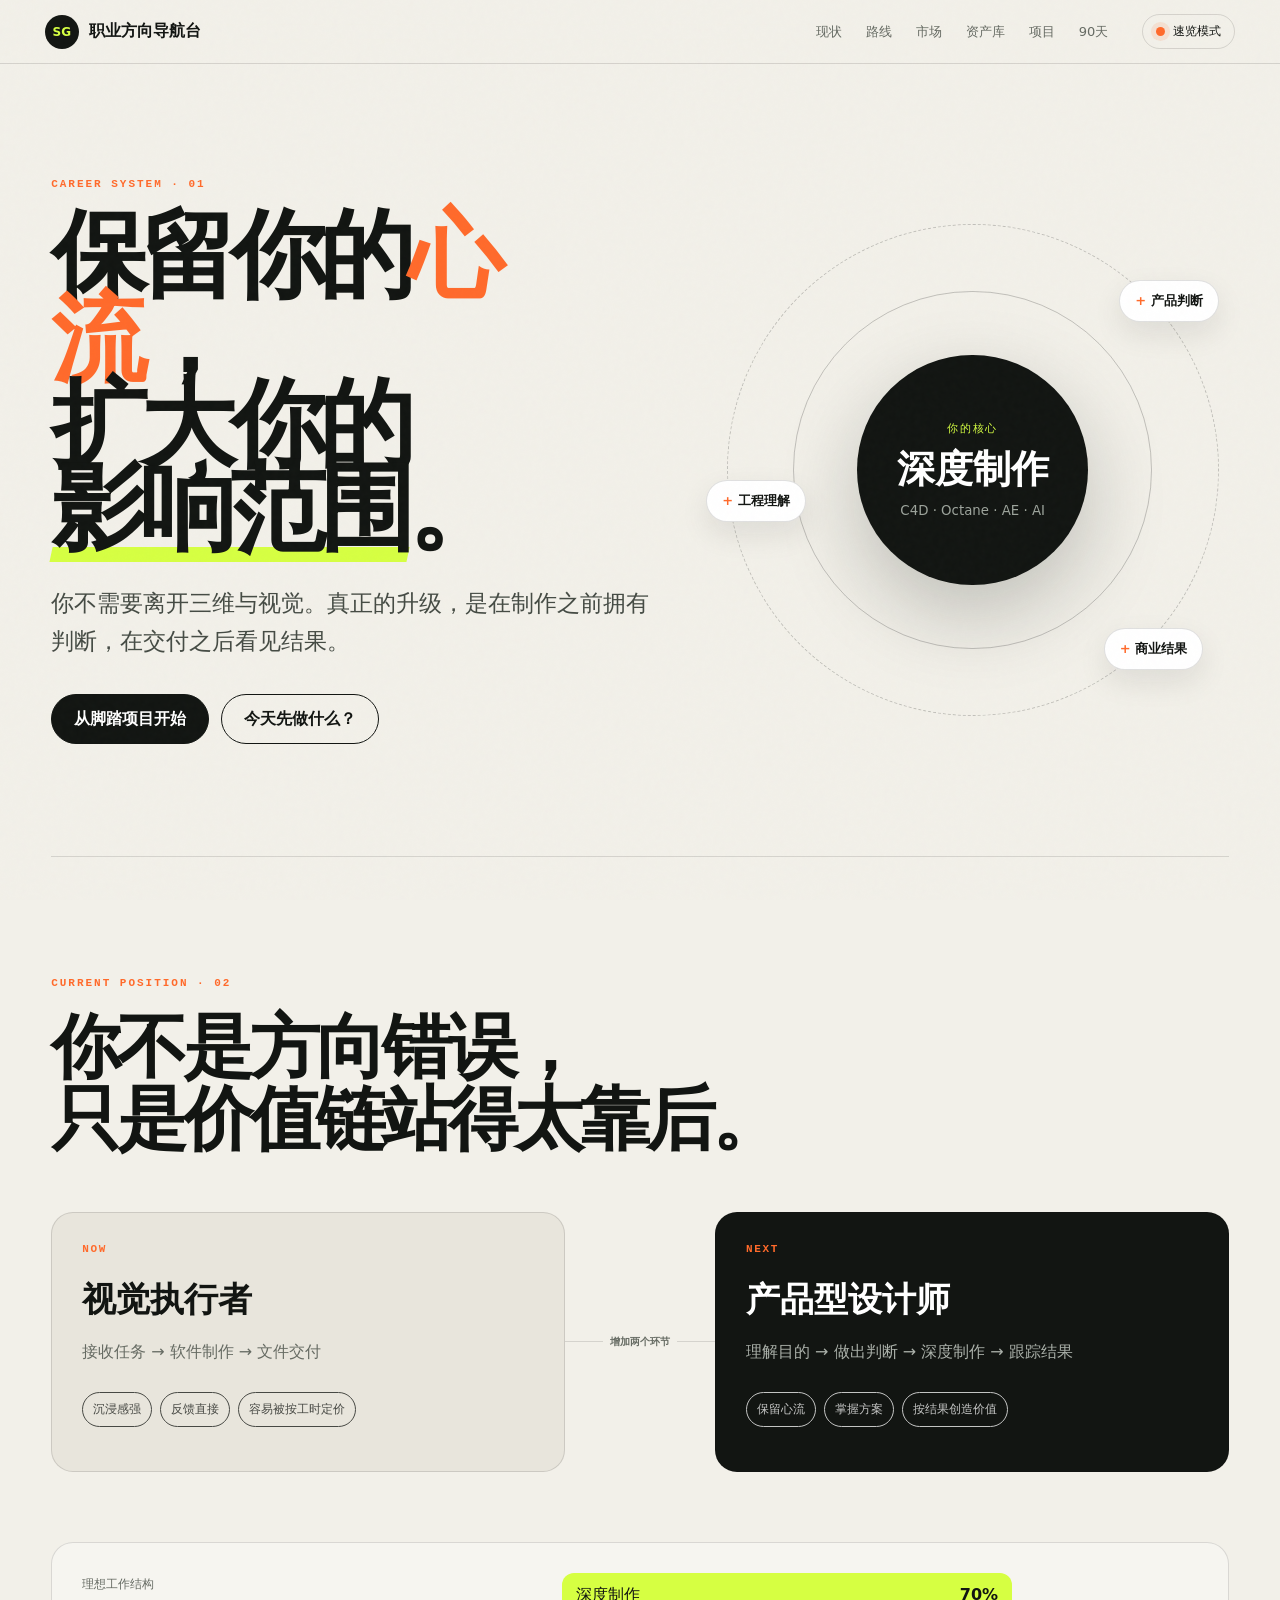
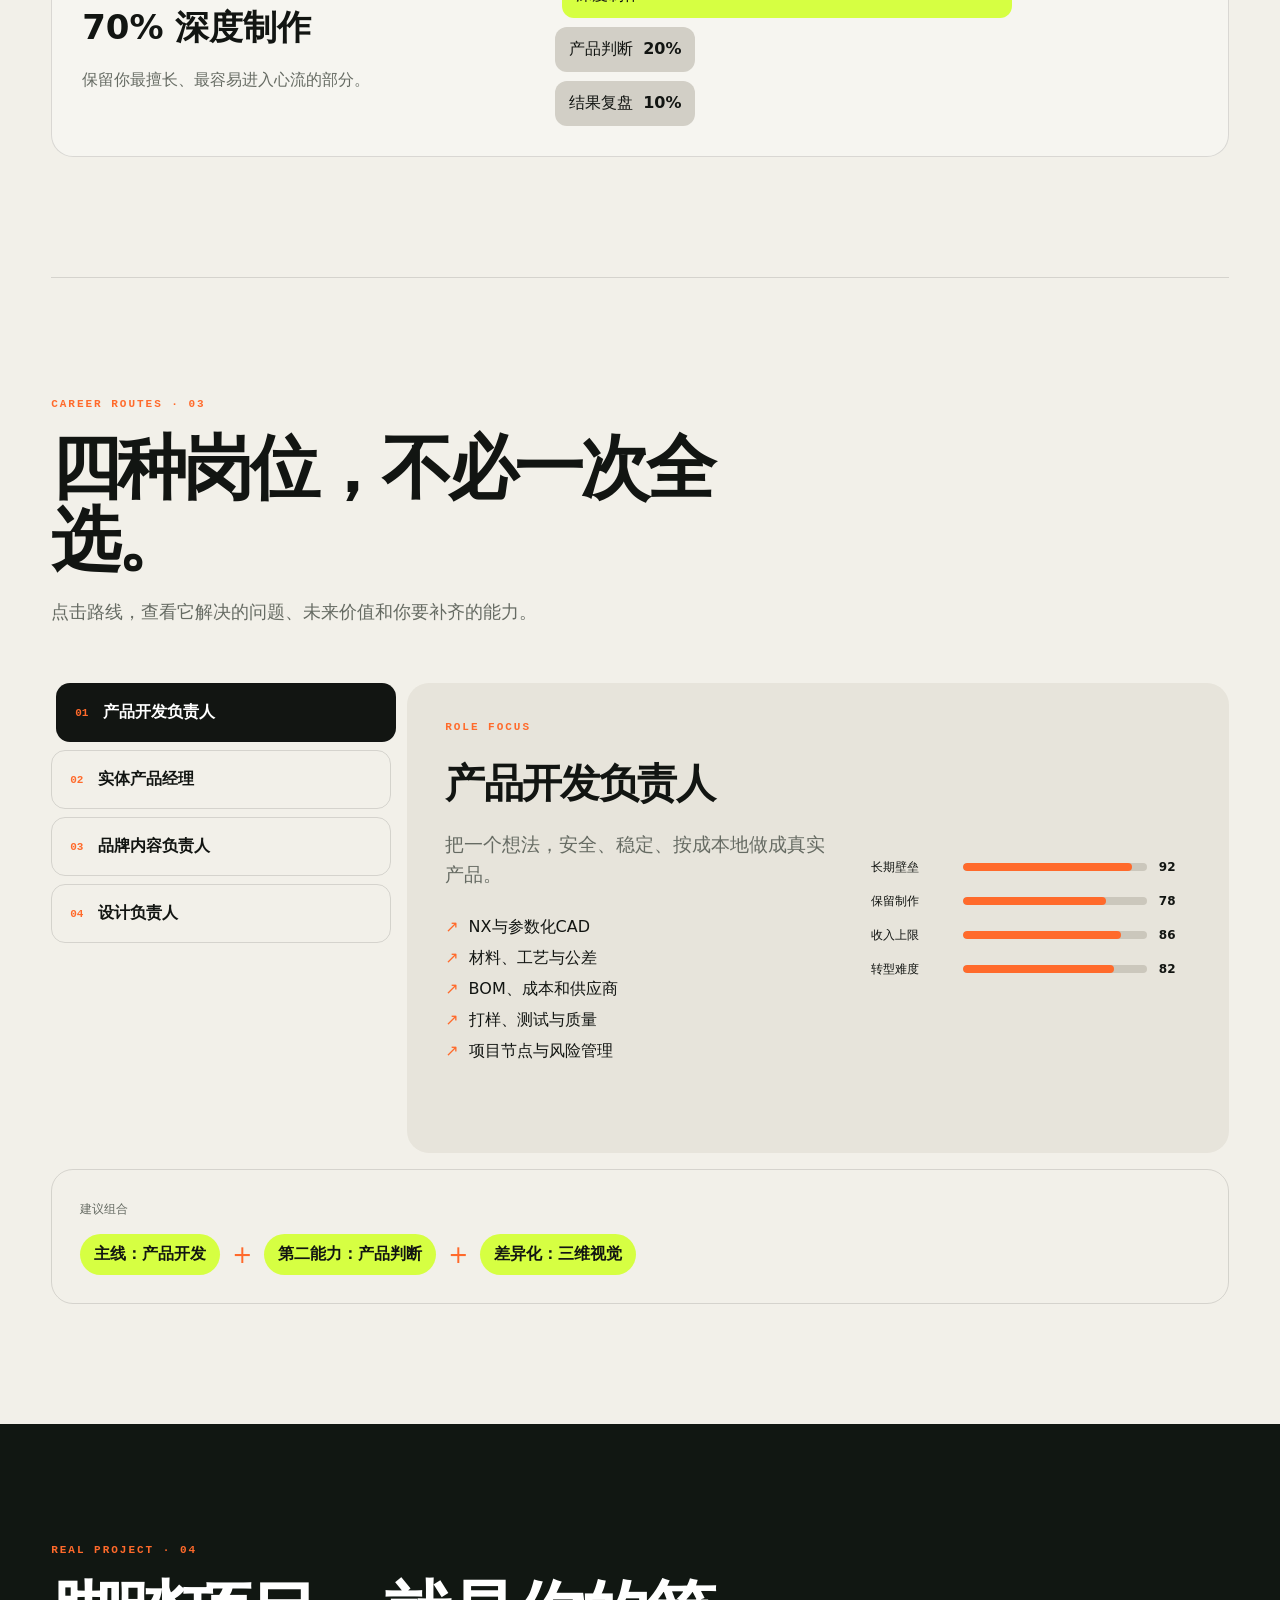
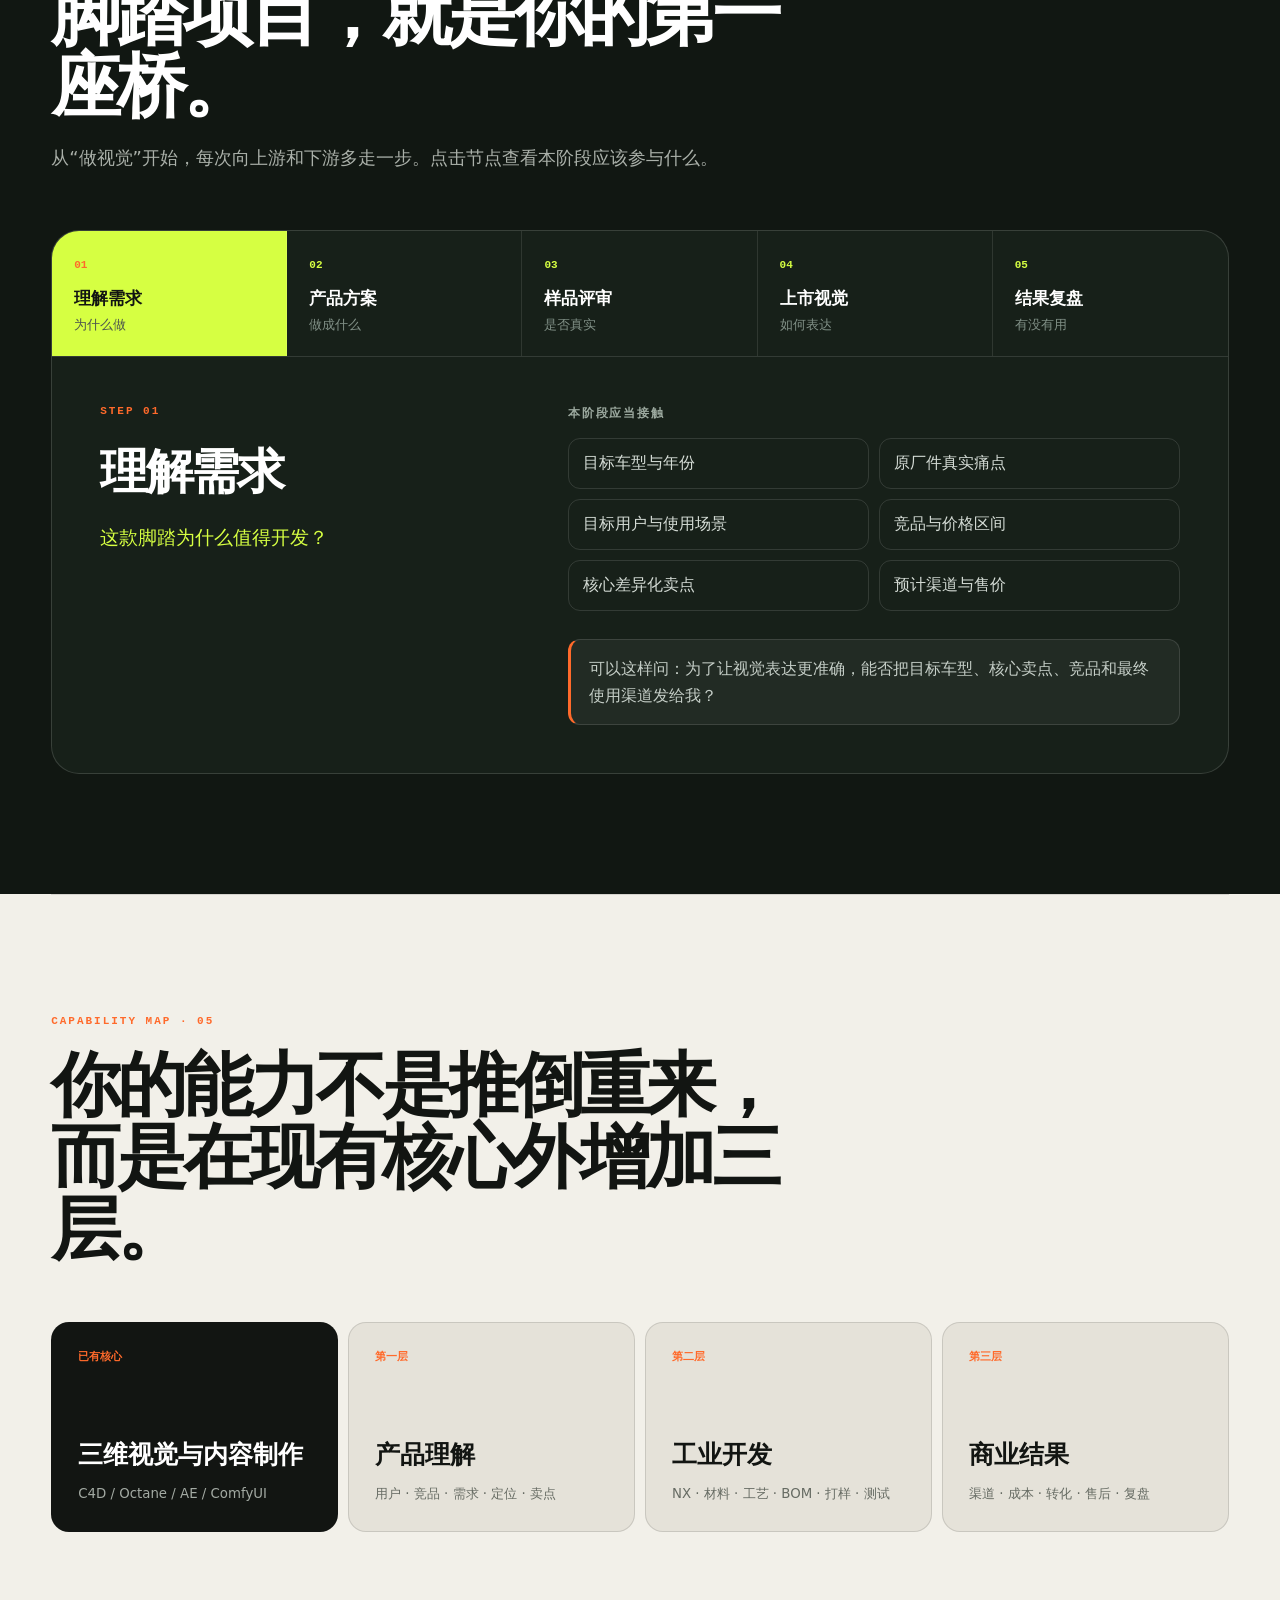
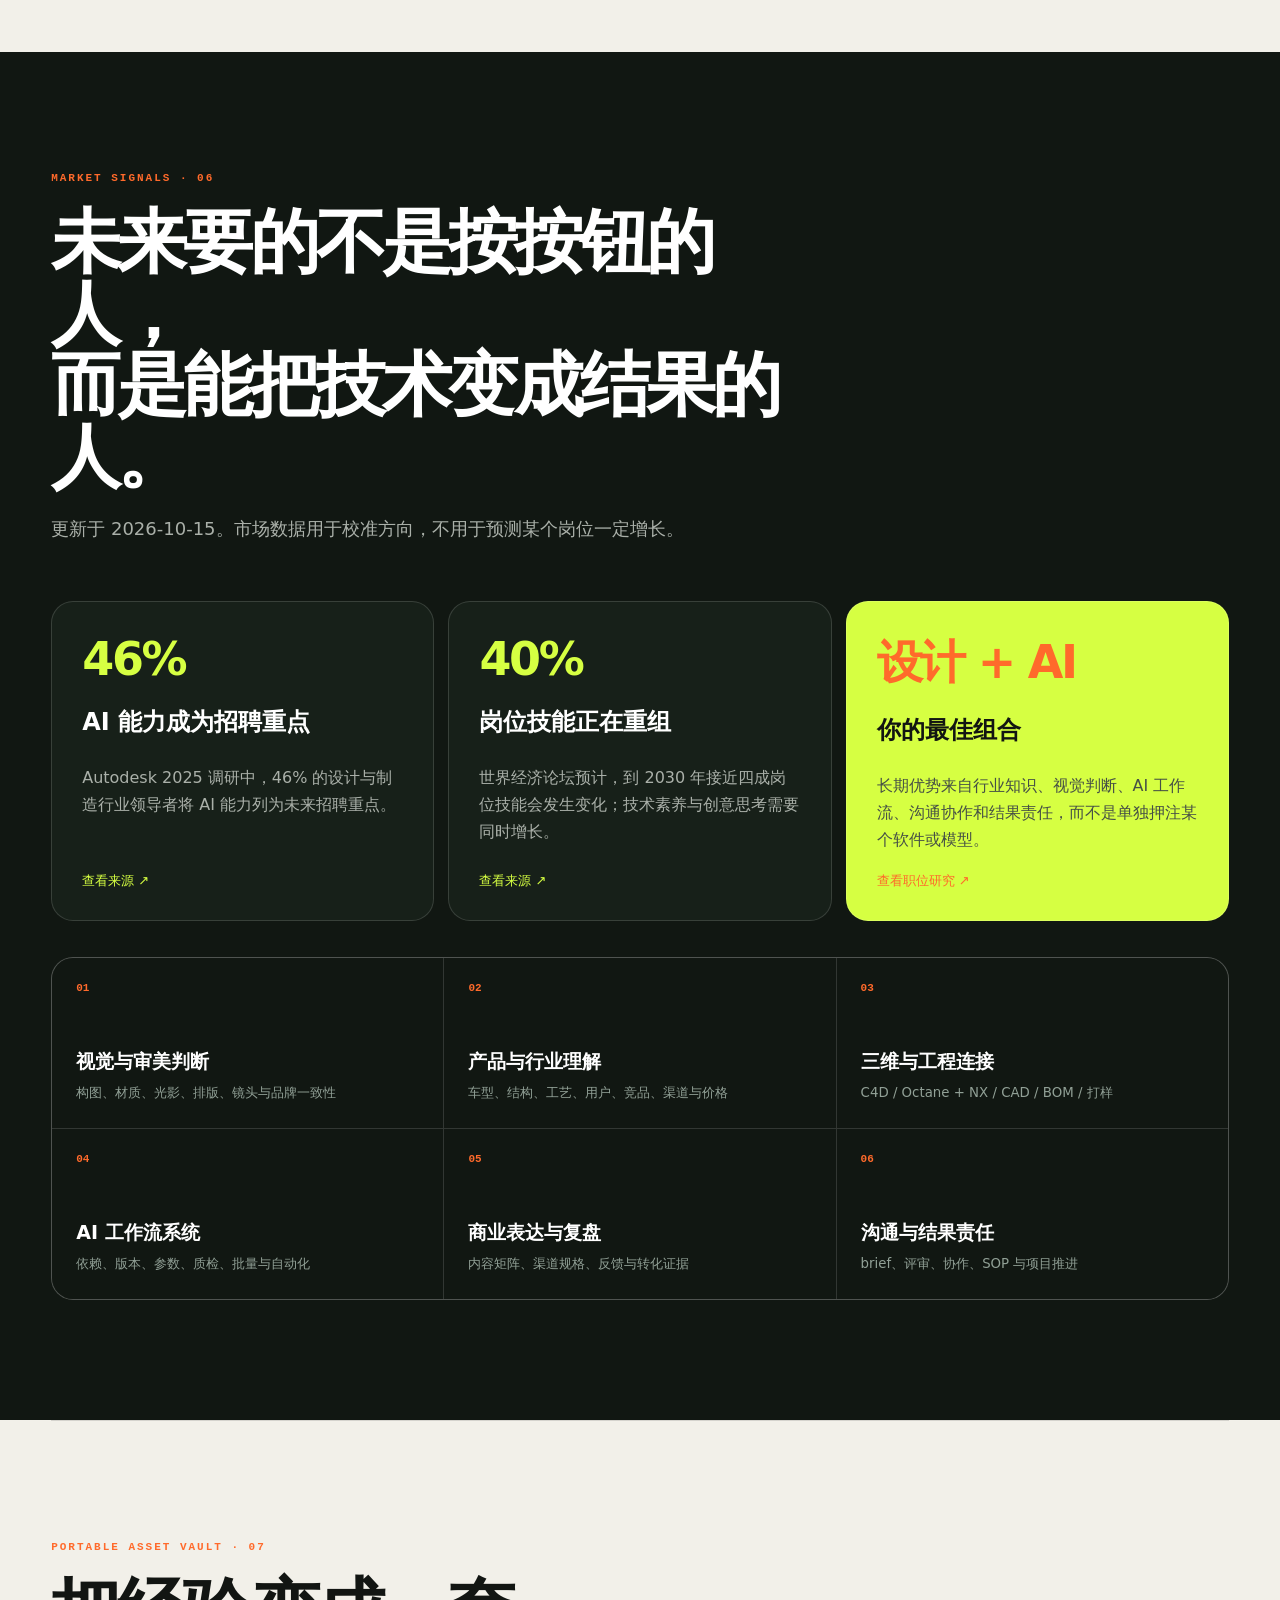
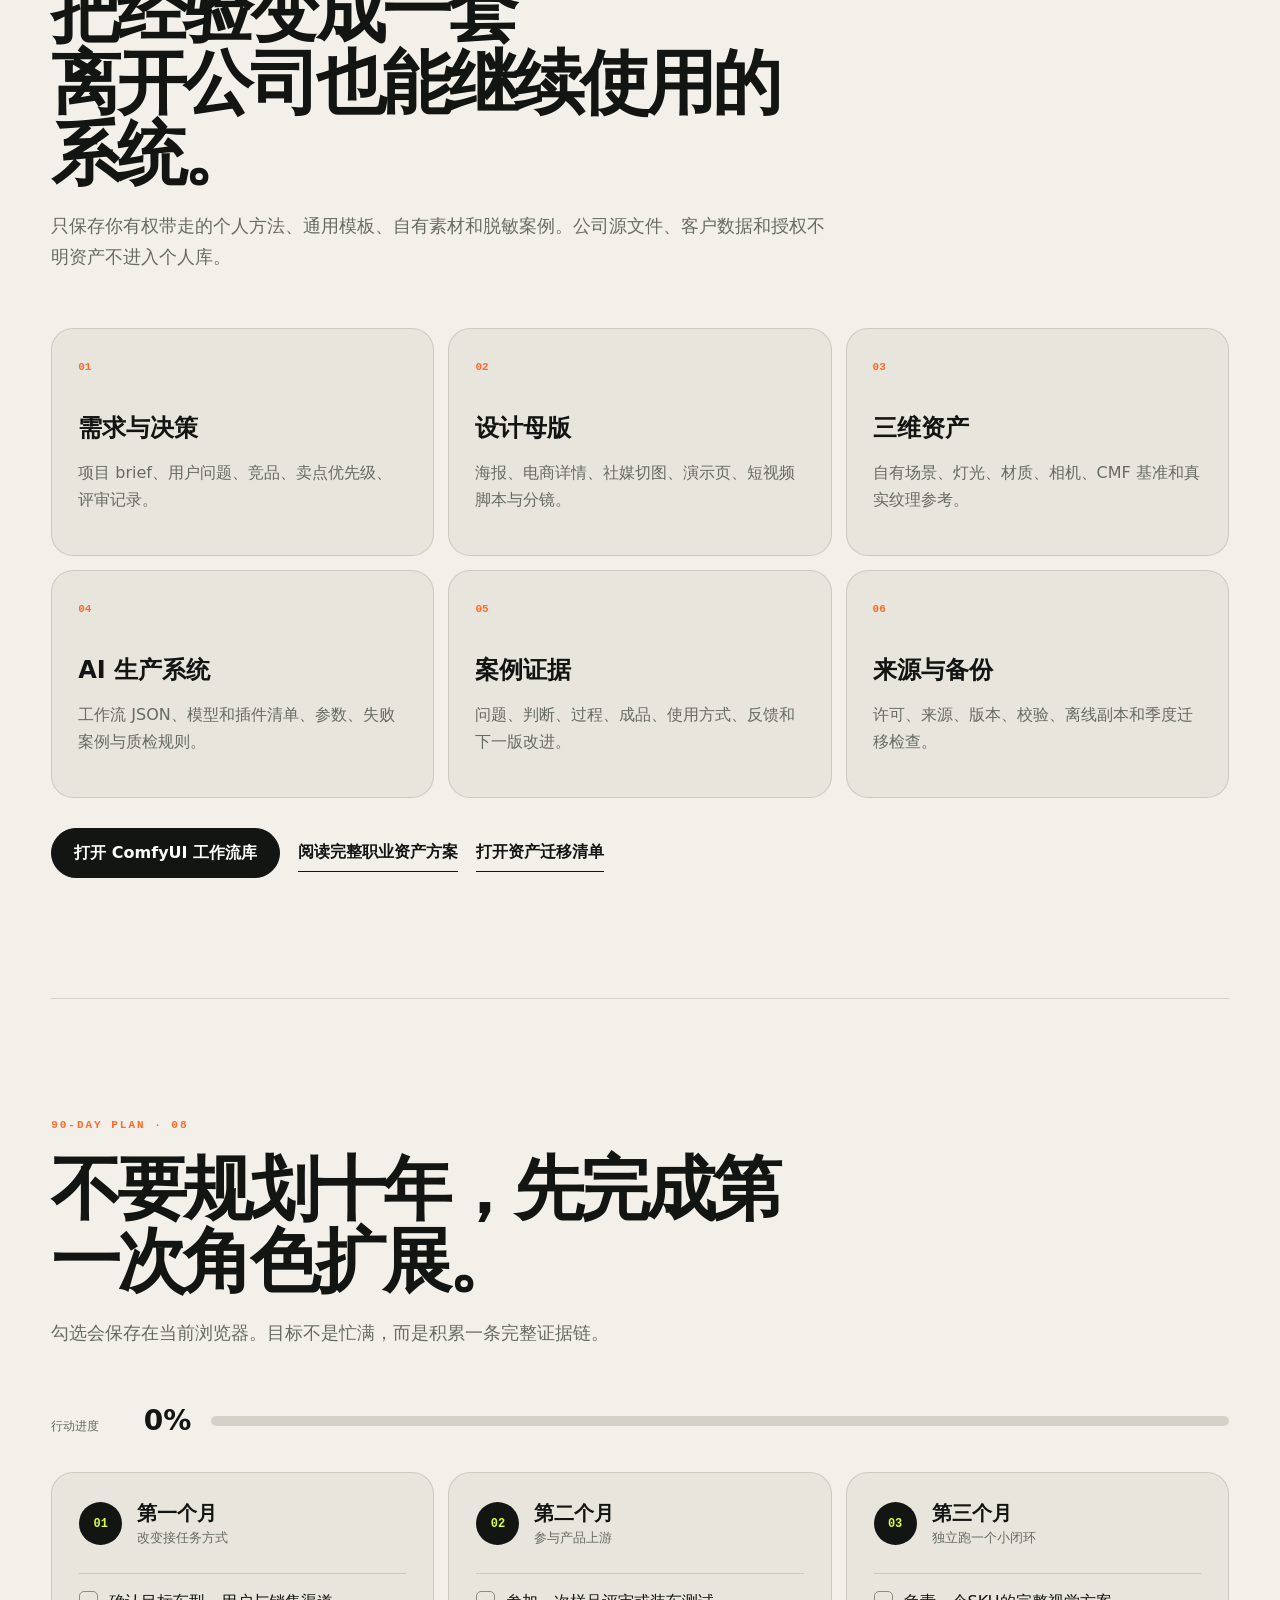
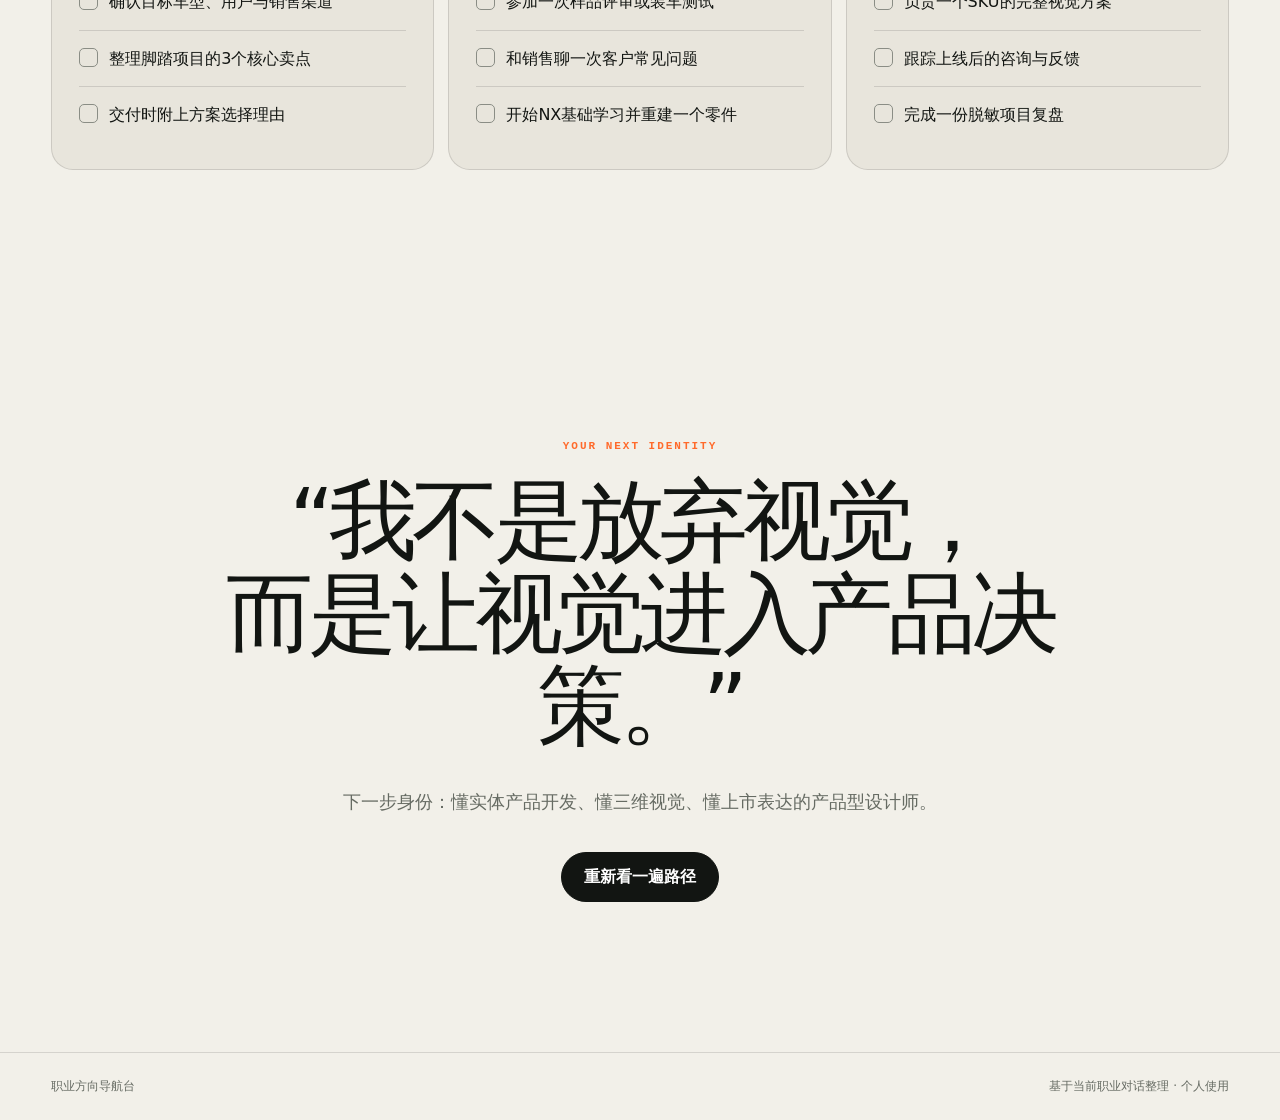
<file: index.html>
<!doctype html>
<html lang="zh-CN">
<head>
  <meta charset="utf-8" />
  <meta name="viewport" content="width=device-width, initial-scale=1" />
  <meta name="description" content="面向摩托车产品视觉设计师的职业方向导航台：保留心流，逐步获得产品判断与结果责任。" />
  <title>职业方向导航台</title>
  <link rel="stylesheet" href="styles.css?v=20261015-2" />
</head>
<body>
  <div class="noise" aria-hidden="true"></div>
  <header class="topbar">
    <a class="brand" href="#top" aria-label="返回顶部"><span class="brand-mark">SG</span><span>职业方向导航台</span></a>
    <nav aria-label="页面导航"><a href="#position">现状</a><a href="#routes">路线</a><a href="#market">市场</a><a href="#assets">资产库</a><a href="#project">项目</a><a href="#plan">90天</a></nav>
    <button id="depthToggle" class="toggle" type="button" aria-pressed="false"><span class="toggle-dot"></span><span id="depthLabel">速览模式</span></button>
  </header>

  <main id="top">
    <section class="hero section-shell">
      <div class="hero-copy reveal">
        <p class="eyebrow">CAREER SYSTEM · 01</p>
        <h1>保留你的<span>心流</span>，<br />扩大你的<span>影响范围</span>。</h1>
        <p class="hero-lead">你不需要离开三维与视觉。真正的升级，是在制作之前拥有判断，在交付之后看见结果。</p>
        <div class="hero-actions"><a class="primary-btn" href="#project">从脚踏项目开始</a><button class="ghost-btn" id="showFocus" type="button">今天先做什么？</button></div>
        <div class="focus-callout" id="focusCallout" role="status" aria-live="polite"><strong>今天只做一件事：</strong>向项目负责人确认“目标车型、核心卖点、最终渠道”。</div>
      </div>
      <div class="hero-visual reveal" aria-label="从视觉执行到产品负责人的成长轨道示意">
        <div class="orbit orbit-a"></div><div class="orbit orbit-b"></div>
        <div class="core"><span>你的核心</span><strong>深度制作</strong><small>C4D · Octane · AE · AI</small></div>
        <div class="satellite sat-a"><b>+</b> 产品判断</div><div class="satellite sat-b"><b>+</b> 工程理解</div><div class="satellite sat-c"><b>+</b> 商业结果</div>
      </div>
    </section>

    <section id="position" class="section-shell block-section">
      <div class="section-heading reveal"><p class="eyebrow">CURRENT POSITION · 02</p><h2>你不是方向错误，<br />只是价值链站得太靠后。</h2><p class="deep-copy">现在的你擅长完成任务，却较少参与任务为何产生、产品如何定义，以及内容最终是否带来咨询与成交。职业升级的目标不是彻底换行，而是向价值链前后各走一步。</p></div>
      <div class="position-grid">
        <article class="status-card current reveal"><div class="status-index">NOW</div><h3>视觉执行者</h3><p>接收任务 → 软件制作 → 文件交付</p><ul><li>沉浸感强</li><li>反馈直接</li><li>容易被按工时定价</li></ul></article>
        <div class="bridge reveal" aria-hidden="true"><span></span><b>增加两个环节</b><span></span></div>
        <article class="status-card target reveal"><div class="status-index">NEXT</div><h3>产品型设计师</h3><p>理解目的 → 做出判断 → 深度制作 → 跟踪结果</p><ul><li>保留心流</li><li>掌握方案</li><li>按结果创造价值</li></ul></article>
      </div>
      <div class="work-ratio reveal">
        <div class="ratio-copy"><span>理想工作结构</span><strong id="ratioHeadline">70% 深度制作</strong><p id="ratioText">保留你最擅长、最容易进入心流的部分。</p></div>
        <div class="ratio-bars" role="img" aria-label="建议工作结构：70%深度制作，20%产品判断，10%客户与结果">
          <button class="ratio active" style="--w:70%" data-title="70% 深度制作" data-text="保留你最擅长、最容易进入心流的部分。"><span>深度制作</span><b>70%</b></button>
          <button class="ratio" style="--w:20%" data-title="20% 产品判断" data-text="在打开软件前，先理解用户、卖点、渠道和约束。"><span>产品判断</span><b>20%</b></button>
          <button class="ratio" style="--w:10%" data-title="10% 客户与结果" data-text="在交付后追踪采用、咨询、成交和用户反馈。"><span>结果复盘</span><b>10%</b></button>
        </div>
      </div>
    </section>

    <section id="routes" class="section-shell block-section">
      <div class="section-heading reveal"><p class="eyebrow">CAREER ROUTES · 03</p><h2>四种岗位，不必一次全选。</h2><p>点击路线，查看它解决的问题、未来价值和你要补齐的能力。</p></div>
      <div class="route-layout reveal">
        <div class="route-tabs" role="tablist" aria-label="职业路线">
          <button class="route-tab active" role="tab" aria-selected="true" data-route="development"><span>01</span>产品开发负责人</button>
          <button class="route-tab" role="tab" aria-selected="false" data-route="product"><span>02</span>实体产品经理</button>
          <button class="route-tab" role="tab" aria-selected="false" data-route="brand"><span>03</span>品牌内容负责人</button>
          <button class="route-tab" role="tab" aria-selected="false" data-route="design"><span>04</span>设计负责人</button>
        </div>
        <article class="route-panel" id="routePanel" aria-live="polite"></article>
      </div>
      <div class="route-verdict reveal"><span>建议组合</span><div class="verdict-flow"><b>主线：产品开发</b><i>+</i><b>第二能力：产品判断</b><i>+</i><b>差异化：三维视觉</b></div><p class="deep-copy">不是离开视觉，而是让视觉成为你推动实体产品上市的独特杠杆。</p></div>
    </section>

    <section id="project" class="project-section">
      <div class="section-shell">
        <div class="section-heading light reveal"><p class="eyebrow">REAL PROJECT · 04</p><h2>脚踏项目，就是你的第一座桥。</h2><p>从“做视觉”开始，每次向上游和下游多走一步。点击节点查看本阶段应该参与什么。</p></div>
        <div class="project-console reveal">
          <div class="project-rail" role="tablist" aria-label="脚踏项目成长路径">
            <button class="project-step active" data-step="0"><span>01</span><b>理解需求</b><small>为什么做</small></button>
            <button class="project-step" data-step="1"><span>02</span><b>产品方案</b><small>做成什么</small></button>
            <button class="project-step" data-step="2"><span>03</span><b>样品评审</b><small>是否真实</small></button>
            <button class="project-step" data-step="3"><span>04</span><b>上市视觉</b><small>如何表达</small></button>
            <button class="project-step" data-step="4"><span>05</span><b>结果复盘</b><small>有没有用</small></button>
          </div>
          <article class="project-detail" id="projectDetail" aria-live="polite"></article>
        </div>
      </div>
    </section>

    <section class="section-shell block-section" id="capability">
      <div class="section-heading reveal"><p class="eyebrow">CAPABILITY MAP · 05</p><h2>你的能力不是推倒重来，<br />而是在现有核心外增加三层。</h2></div>
      <div class="capability-map reveal">
        <div class="cap-layer core-layer"><span>已有核心</span><b>三维视觉与内容制作</b><small>C4D / Octane / AE / ComfyUI</small></div>
        <div class="cap-layer"><span>第一层</span><b>产品理解</b><small>用户 · 竞品 · 需求 · 定位 · 卖点</small></div>
        <div class="cap-layer"><span>第二层</span><b>工业开发</b><small>NX · 材料 · 工艺 · BOM · 打样 · 测试</small></div>
        <div class="cap-layer"><span>第三层</span><b>商业结果</b><small>渠道 · 成本 · 转化 · 售后 · 复盘</small></div>
      </div>
    </section>


    <section id="market" class="market-section">
      <div class="section-shell">
        <div class="section-heading light reveal"><p class="eyebrow">MARKET SIGNALS · 06</p><h2>未来要的不是按按钮的人，<br />而是能把技术变成结果的人。</h2><p>更新于 2026-10-15。市场数据用于校准方向，不用于预测某个岗位一定增长。</p></div>
        <div class="signal-grid">
          <article class="signal-card reveal"><strong>46%</strong><h3>AI 能力成为招聘重点</h3><p>Autodesk 2025 调研中，46% 的设计与制造行业领导者将 AI 能力列为未来招聘重点。</p><a href="https://www.autodesk.com/content/autodesk/global/en/design-make/research/state-of-design-and-make-2025/skilled-talent-gap.html" target="_blank" rel="noopener">查看来源 ↗</a></article>
          <article class="signal-card reveal"><strong>40%</strong><h3>岗位技能正在重组</h3><p>世界经济论坛预计，到 2030 年接近四成岗位技能会发生变化；技术素养与创意思考需要同时增长。</p><a href="https://www.weforum.org/publications/the-future-of-jobs-report-2025/in-full/3-skills-outlook/" target="_blank" rel="noopener">查看来源 ↗</a></article>
          <article class="signal-card accent reveal"><strong>设计 + AI</strong><h3>你的最佳组合</h3><p>长期优势来自行业知识、视觉判断、AI 工作流、沟通协作和结果责任，而不是单独押注某个软件或模型。</p><a href="https://adsknews.autodesk.com/en/news/ai-jobs-report/" target="_blank" rel="noopener">查看职位研究 ↗</a></article>
        </div>
        <div class="moat-grid reveal">
          <div><span>01</span><b>视觉与审美判断</b><small>构图、材质、光影、排版、镜头与品牌一致性</small></div>
          <div><span>02</span><b>产品与行业理解</b><small>车型、结构、工艺、用户、竞品、渠道与价格</small></div>
          <div><span>03</span><b>三维与工程连接</b><small>C4D / Octane + NX / CAD / BOM / 打样</small></div>
          <div><span>04</span><b>AI 工作流系统</b><small>依赖、版本、参数、质检、批量与自动化</small></div>
          <div><span>05</span><b>商业表达与复盘</b><small>内容矩阵、渠道规格、反馈与转化证据</small></div>
          <div><span>06</span><b>沟通与结果责任</b><small>brief、评审、协作、SOP 与项目推进</small></div>
        </div>
      </div>
    </section>

    <section id="assets" class="section-shell block-section">
      <div class="section-heading reveal"><p class="eyebrow">PORTABLE ASSET VAULT · 07</p><h2>把经验变成一套<br />离开公司也能继续使用的系统。</h2><p>只保存你有权带走的个人方法、通用模板、自有素材和脱敏案例。公司源文件、客户数据和授权不明资产不进入个人库。</p></div>
      <div class="asset-grid">
        <article class="asset-card reveal"><span>01</span><h3>需求与决策</h3><p>项目 brief、用户问题、竞品、卖点优先级、评审记录。</p></article>
        <article class="asset-card reveal"><span>02</span><h3>设计母版</h3><p>海报、电商详情、社媒切图、演示页、短视频脚本与分镜。</p></article>
        <article class="asset-card reveal"><span>03</span><h3>三维资产</h3><p>自有场景、灯光、材质、相机、CMF 基准和真实纹理参考。</p></article>
        <article class="asset-card reveal"><span>04</span><h3>AI 生产系统</h3><p>工作流 JSON、模型和插件清单、参数、失败案例与质检规则。</p></article>
        <article class="asset-card reveal"><span>05</span><h3>案例证据</h3><p>问题、判断、过程、成品、使用方式、反馈和下一版改进。</p></article>
        <article class="asset-card reveal"><span>06</span><h3>来源与备份</h3><p>许可、来源、版本、校验、离线副本和季度迁移检查。</p></article>
      </div>
      <div class="asset-actions reveal">
        <a class="primary-btn" href="https://qihangwu74-create.github.io/comfyui-workflow/" target="_blank" rel="noopener">打开 ComfyUI 工作流库</a>
        <a class="ghost-link" href="CAREER_ASSET_SYSTEM.md">阅读完整职业资产方案</a>
        <a class="ghost-link" href="PORTABLE_ASSET_CHECKLIST.md">打开资产迁移清单</a>
      </div>
    </section>

    <section id="plan" class="section-shell block-section plan-section">
      <div class="section-heading reveal"><p class="eyebrow">90-DAY PLAN · 08</p><h2>不要规划十年，先完成第一次角色扩展。</h2><p>勾选会保存在当前浏览器。目标不是忙满，而是积累一条完整证据链。</p></div>
      <div class="progress-wrap reveal"><div class="progress-copy"><span>行动进度</span><strong id="progressValue">0%</strong></div><div class="progress-track"><i id="progressBar"></i></div></div>
      <div class="plan-grid">
        <article class="month-card reveal"><div class="month-head"><span>01</span><div><b>第一个月</b><small>改变接任务方式</small></div></div><label><input type="checkbox" data-task="m1-1"><span>确认目标车型、用户与销售渠道</span></label><label><input type="checkbox" data-task="m1-2"><span>整理脚踏项目的3个核心卖点</span></label><label><input type="checkbox" data-task="m1-3"><span>交付时附上方案选择理由</span></label><p class="deep-copy">成功标志：你不再收到一句话就立即打开软件。</p></article>
        <article class="month-card reveal"><div class="month-head"><span>02</span><div><b>第二个月</b><small>参与产品上游</small></div></div><label><input type="checkbox" data-task="m2-1"><span>参加一次样品评审或装车测试</span></label><label><input type="checkbox" data-task="m2-2"><span>和销售聊一次客户常见问题</span></label><label><input type="checkbox" data-task="m2-3"><span>开始NX基础学习并重建一个零件</span></label><p class="deep-copy">成功标志：你知道产品从哪里来，而不只看到最终模型。</p></article>
        <article class="month-card reveal"><div class="month-head"><span>03</span><div><b>第三个月</b><small>独立跑一个小闭环</small></div></div><label><input type="checkbox" data-task="m3-1"><span>负责一个SKU的完整视觉方案</span></label><label><input type="checkbox" data-task="m3-2"><span>跟踪上线后的咨询与反馈</span></label><label><input type="checkbox" data-task="m3-3"><span>完成一份脱敏项目复盘</span></label><p class="deep-copy">成功标志：你能证明自己参与了判断、制作与结果。</p></article>
      </div>
    </section>

    <section class="closing section-shell reveal"><p class="eyebrow">YOUR NEXT IDENTITY</p><blockquote>“我不是放弃视觉，<br />而是让视觉进入产品决策。”</blockquote><p>下一步身份：懂实体产品开发、懂三维视觉、懂上市表达的产品型设计师。</p><a class="primary-btn" href="#top">重新看一遍路径</a></section>
  </main>
  <footer><span>职业方向导航台</span><span>基于当前职业对话整理 · 个人使用</span></footer>
  <script src="app.js?v=20261015-2"></script>
</body>
</html>
</file>
<file: styles.css>
:root{--ink:#121512;--paper:#f2f0e9;--muted:#666b63;--line:rgba(18,21,18,.13);--acid:#d6ff42;--orange:#ff6a2b;--dark:#111712;--radius:22px;font-family:Inter,"PingFang SC","Microsoft YaHei",system-ui,sans-serif}*{box-sizing:border-box}html{scroll-behavior:smooth}body{margin:0;background:var(--paper);color:var(--ink);overflow-x:hidden}button,a{font:inherit}button{color:inherit}a{color:inherit;text-decoration:none}.noise{position:fixed;inset:0;pointer-events:none;opacity:.16;z-index:20;background-image:url("data:image/svg+xml,%3Csvg viewBox='0 0 180 180' xmlns='http://www.w3.org/2000/svg'%3E%3Cfilter id='n'%3E%3CfeTurbulence type='fractalNoise' baseFrequency='.85' numOctaves='3' stitchTiles='stitch'/%3E%3C/filter%3E%3Crect width='100%25' height='100%25' filter='url(%23n)' opacity='.13'/%3E%3C/svg%3E")}.topbar{position:sticky;top:0;z-index:15;display:flex;align-items:center;gap:34px;padding:14px 3.5vw;background:rgba(242,240,233,.83);backdrop-filter:blur(18px);border-bottom:1px solid var(--line)}.brand{display:flex;align-items:center;gap:10px;font-weight:800;margin-right:auto}.brand-mark{display:grid;place-items:center;width:34px;height:34px;border-radius:50%;background:var(--ink);color:var(--acid);font-size:12px}nav{display:flex;gap:24px;font-size:13px;color:var(--muted)}nav a:hover{color:var(--ink)}.toggle{border:1px solid var(--line);border-radius:999px;background:transparent;padding:8px 13px;display:flex;gap:8px;align-items:center;cursor:pointer;font-size:12px}.toggle-dot{width:9px;height:9px;border-radius:50%;background:var(--orange);box-shadow:0 0 0 5px rgba(255,106,43,.12)}.section-shell{width:min(1180px,92vw);margin-inline:auto}.hero{min-height:88vh;display:grid;grid-template-columns:1.08fr .92fr;align-items:center;gap:5vw;padding-block:90px 70px}.eyebrow{font:700 11px/1.2 ui-monospace,SFMono-Regular,Consolas,monospace;letter-spacing:.18em;text-transform:uppercase;color:var(--orange);margin:0 0 22px}h1{font-size:clamp(50px,7.5vw,108px);line-height:.88;letter-spacing:-.07em;margin:0;max-width:760px}h1 span:first-of-type{color:var(--orange)}h1 span:last-of-type{position:relative;white-space:nowrap}h1 span:last-of-type:after{content:"";position:absolute;height:.16em;left:0;right:0;bottom:.02em;background:var(--acid);z-index:-1;transform:skewX(-12deg)}.hero-lead{font-size:clamp(17px,2vw,23px);line-height:1.65;max-width:650px;margin:34px 0;color:#454b44}.hero-actions{display:flex;gap:12px;align-items:center;flex-wrap:wrap}.primary-btn,.ghost-btn{display:inline-flex;align-items:center;justify-content:center;min-height:50px;padding:0 22px;border-radius:999px;border:1px solid var(--ink);font-weight:750;cursor:pointer;transition:.25s ease}.primary-btn{background:var(--ink);color:white}.primary-btn:hover{background:var(--orange);border-color:var(--orange);transform:translateY(-2px)}.ghost-btn{background:transparent}.ghost-btn:hover{background:white}.focus-callout{max-width:540px;margin-top:18px;padding:0 18px;border-left:3px solid var(--orange);font-size:14px;line-height:1.6;max-height:0;opacity:0;overflow:hidden;transition:.35s ease}.focus-callout.show{padding-block:12px;max-height:120px;opacity:1}.hero-visual{position:relative;aspect-ratio:1;display:grid;place-items:center}.core{width:45%;aspect-ratio:1;border-radius:50%;display:flex;flex-direction:column;align-items:center;justify-content:center;text-align:center;background:var(--ink);color:white;box-shadow:0 30px 80px rgba(18,21,18,.22);z-index:2}.core span{font-size:11px;color:var(--acid);letter-spacing:.15em}.core strong{font-size:clamp(24px,3vw,42px);margin:8px 0}.core small{color:#9da49c}.orbit{position:absolute;border:1px solid rgba(18,21,18,.22);border-radius:50%;animation:spin 18s linear infinite}.orbit-a{width:70%;height:70%}.orbit-b{width:96%;height:96%;animation-duration:28s;animation-direction:reverse;border-style:dashed}.satellite{position:absolute;background:white;border:1px solid var(--line);border-radius:999px;padding:11px 15px;font-size:13px;font-weight:700;box-shadow:0 12px 30px rgba(18,21,18,.09);z-index:3}.satellite b{color:var(--orange)}.sat-a{top:13%;right:2%}.sat-b{left:-2%;top:52%}.sat-c{bottom:11%;right:5%}@keyframes spin{to{transform:rotate(360deg)}}.block-section{padding-block:120px;border-top:1px solid var(--line)}.section-heading{max-width:780px;margin-bottom:56px}.section-heading h2{font-size:clamp(39px,5.5vw,72px);letter-spacing:-.055em;line-height:1.02;margin:0 0 20px}.section-heading>p:last-child{color:var(--muted);font-size:18px;line-height:1.7}.position-grid{display:grid;grid-template-columns:1fr 150px 1fr;align-items:center}.status-card{min-height:260px;border:1px solid var(--line);border-radius:var(--radius);padding:30px;background:#e8e5dc}.status-card.target{background:var(--ink);color:white}.status-index{font:700 11px ui-monospace,monospace;letter-spacing:.15em;color:var(--orange)}.status-card h3{font-size:34px;margin:22px 0 10px}.status-card p{color:var(--muted);line-height:1.6}.status-card.target p{color:#aab0a9}.status-card ul{list-style:none;padding:0;margin:28px 0 0;display:flex;gap:8px;flex-wrap:wrap}.status-card li{padding:8px 10px;border:1px solid currentColor;border-radius:999px;font-size:12px;opacity:.75}.bridge{display:flex;align-items:center;gap:7px;font-size:10px;text-align:center;color:var(--muted)}.bridge span{height:1px;flex:1;background:var(--line)}.work-ratio{margin-top:70px;padding:30px;border:1px solid var(--line);border-radius:var(--radius);display:grid;grid-template-columns:.8fr 1.2fr;gap:45px;background:rgba(255,255,255,.35)}.ratio-copy span,.route-verdict>span{font-size:12px;color:var(--muted)}.ratio-copy strong{display:block;font-size:34px;margin:12px 0}.ratio-copy p{line-height:1.6;color:var(--muted)}.ratio-bars{display:flex;flex-direction:column;gap:9px;justify-content:center}.ratio{width:var(--w);min-width:140px;border:0;background:#d2cfc6;border-radius:12px;padding:12px 14px;display:flex;justify-content:space-between;cursor:pointer;transition:.3s ease}.ratio:hover,.ratio.active{background:var(--acid);transform:translateX(7px)}.route-layout{display:grid;grid-template-columns:340px 1fr;gap:16px}.route-tabs{display:flex;flex-direction:column;gap:8px}.route-tab{display:flex;align-items:center;gap:15px;text-align:left;border:1px solid var(--line);background:transparent;border-radius:14px;padding:18px;cursor:pointer;font-weight:750;transition:.25s}.route-tab span{font:700 11px ui-monospace,monospace;color:var(--orange)}.route-tab:hover,.route-tab.active{background:var(--ink);color:white;transform:translateX(5px)}.route-panel{min-height:470px;background:#e7e4db;border-radius:var(--radius);padding:38px;display:grid;grid-template-columns:1.1fr .9fr;gap:35px}.route-panel h3{font-size:40px;letter-spacing:-.04em;margin:0 0 12px}.route-panel .route-answer{font-size:19px;color:var(--muted);line-height:1.55}.route-panel ul{padding:0;list-style:none;display:grid;gap:10px;margin:28px 0}.route-panel li{display:flex;gap:10px;align-items:flex-start}.route-panel li:before{content:"↗";color:var(--orange)}.score-stack{display:flex;flex-direction:column;gap:17px;justify-content:center}.score-line{display:grid;grid-template-columns:80px 1fr 32px;gap:12px;align-items:center;font-size:12px}.score-track{height:8px;background:#cbc7bc;border-radius:99px;overflow:hidden}.score-track i{display:block;height:100%;background:var(--orange);border-radius:inherit;transform-origin:left;animation:grow .65s ease both}@keyframes grow{from{transform:scaleX(0)}}.route-verdict{margin-top:16px;border:1px solid var(--line);border-radius:var(--radius);padding:28px}.verdict-flow{display:flex;align-items:center;gap:12px;flex-wrap:wrap;margin-top:16px}.verdict-flow b{background:var(--acid);padding:10px 14px;border-radius:999px}.verdict-flow i{font-style:normal;color:var(--orange);font-size:24px}.project-section{padding-block:120px;background:var(--dark);color:white}.section-heading.light>p:last-child{color:#aab0a9}.project-console{border:1px solid rgba(255,255,255,.14);border-radius:28px;overflow:hidden;background:#172019}.project-rail{display:grid;grid-template-columns:repeat(5,1fr);border-bottom:1px solid rgba(255,255,255,.12)}.project-step{border:0;border-right:1px solid rgba(255,255,255,.1);background:transparent;color:white;text-align:left;padding:22px;cursor:pointer;transition:.25s}.project-step:last-child{border-right:0}.project-step span{font:700 11px ui-monospace,monospace;color:var(--acid)}.project-step b{display:block;font-size:17px;margin:15px 0 4px}.project-step small{color:#819087}.project-step:hover,.project-step.active{background:var(--acid);color:var(--ink)}.project-step.active span,.project-step:hover span{color:var(--orange)}.project-step.active small,.project-step:hover small{color:#4d554e}.project-detail{min-height:390px;padding:48px;display:grid;grid-template-columns:.8fr 1.2fr;gap:60px}.project-detail h3{font-size:48px;letter-spacing:-.05em;margin:0 0 15px}.project-detail .question{font-size:19px;color:var(--acid);line-height:1.5}.project-detail h4{margin:0 0 16px;color:#9ca99f;font-size:12px;letter-spacing:.15em}.project-detail ul{list-style:none;margin:0;padding:0;display:grid;grid-template-columns:1fr 1fr;gap:10px}.project-detail li{padding:14px;border:1px solid rgba(255,255,255,.12);border-radius:12px;color:#d4dbd5}.project-detail .speak{grid-column:1/-1;margin-top:18px;border-left:3px solid var(--orange);padding:15px 18px;background:rgba(255,255,255,.05);line-height:1.7;color:#c5cec7}.capability-map{display:grid;grid-template-columns:repeat(4,1fr);gap:10px;align-items:stretch}.cap-layer{border:1px solid var(--line);border-radius:18px;padding:26px;min-height:210px;display:flex;flex-direction:column;justify-content:flex-end;transition:.3s;background:#e5e2d9}.cap-layer:hover{transform:translateY(-8px);background:white}.cap-layer span{font:700 11px ui-monospace,monospace;color:var(--orange);margin-bottom:auto}.cap-layer b{font-size:25px}.cap-layer small{margin-top:12px;line-height:1.6;color:var(--muted)}.core-layer{background:var(--ink);color:white}.core-layer small{color:#a3aaa3}.progress-wrap{display:grid;grid-template-columns:140px 1fr;gap:20px;align-items:center;margin-bottom:35px}.progress-copy{display:flex;justify-content:space-between;align-items:baseline}.progress-copy span{font-size:12px;color:var(--muted)}.progress-copy strong{font-size:28px}.progress-track{height:10px;background:#d4d1c8;border-radius:99px;overflow:hidden}.progress-track i{display:block;width:0;height:100%;background:linear-gradient(90deg,var(--orange),var(--acid));border-radius:inherit;transition:.4s ease}.plan-grid{display:grid;grid-template-columns:repeat(3,1fr);gap:14px}.month-card{border:1px solid var(--line);border-radius:var(--radius);padding:27px;background:#e8e5dc}.month-head{display:flex;gap:15px;align-items:center;margin-bottom:26px}.month-head>span{display:grid;place-items:center;width:43px;height:43px;border-radius:50%;background:var(--ink);color:var(--acid);font:700 12px ui-monospace,monospace}.month-head b{display:block;font-size:20px}.month-head small{color:var(--muted)}.month-card label{display:flex;gap:11px;align-items:flex-start;border-top:1px solid var(--line);padding:16px 0;cursor:pointer;line-height:1.45}.month-card input{appearance:none;width:19px;height:19px;border:1px solid #8a8d85;border-radius:5px;flex:0 0 auto;margin:1px 0 0;display:grid;place-items:center}.month-card input:checked{background:var(--orange);border-color:var(--orange)}.month-card input:checked:after{content:"✓";color:white;font-size:13px}.month-card label:has(input:checked) span{text-decoration:line-through;color:#858981}.closing{text-align:center;padding-block:150px}.closing blockquote{font-size:clamp(42px,7vw,88px);line-height:1.05;letter-spacing:-.06em;margin:0 auto 35px;max-width:950px}.closing>p:not(.eyebrow){color:var(--muted);font-size:18px;max-width:660px;margin:0 auto 35px;line-height:1.65}footer{border-top:1px solid var(--line);padding:25px 4vw;display:flex;justify-content:space-between;color:var(--muted);font-size:12px}.reveal{opacity:0;transform:translateY(24px);transition:opacity .7s ease,transform .7s ease}.reveal.in{opacity:1;transform:none}body:not(.deep-mode) .deep-copy{display:none}
.market-section{padding-block:120px;background:var(--dark);color:white}.signal-grid{display:grid;grid-template-columns:repeat(3,1fr);gap:14px}.signal-card{min-height:320px;border:1px solid rgba(255,255,255,.14);border-radius:var(--radius);padding:30px;background:#172019;display:flex;flex-direction:column}.signal-card strong{font-size:46px;letter-spacing:-.05em;color:var(--acid)}.signal-card h3{font-size:24px;margin:20px 0 10px}.signal-card p{color:#aab0a9;line-height:1.7}.signal-card a{margin-top:auto;color:var(--acid);font-size:13px}.signal-card.accent{background:var(--acid);color:var(--ink)}.signal-card.accent strong,.signal-card.accent a{color:var(--orange)}.signal-card.accent p{color:#465046}.moat-grid{display:grid;grid-template-columns:repeat(3,1fr);gap:1px;margin-top:36px;background:rgba(255,255,255,.14);border:1px solid rgba(255,255,255,.14);border-radius:var(--radius);overflow:hidden}.moat-grid>div{min-height:170px;padding:24px;background:var(--dark);display:flex;flex-direction:column}.moat-grid span,.asset-card span{font:700 11px ui-monospace,monospace;color:var(--orange)}.moat-grid b{font-size:19px;margin:auto 0 8px}.moat-grid small{color:#91a096;line-height:1.55}.asset-grid{display:grid;grid-template-columns:repeat(3,1fr);gap:14px}.asset-card{min-height:205px;border:1px solid var(--line);border-radius:var(--radius);padding:26px;background:#e8e5dc;transition:.25s}.asset-card:hover{transform:translateY(-6px);background:white}.asset-card h3{font-size:24px;margin:38px 0 10px}.asset-card p{color:var(--muted);line-height:1.65}.asset-actions{display:flex;align-items:center;gap:18px;flex-wrap:wrap;margin-top:30px}.ghost-link{font-weight:750;border-bottom:1px solid var(--ink);padding:8px 0}.ghost-link:hover{color:var(--orange);border-color:var(--orange)}

@media(max-width:900px){nav{display:none}.hero{grid-template-columns:1fr;min-height:auto}.hero-visual{max-width:560px;width:100%;margin-inline:auto}.position-grid{grid-template-columns:1fr}.bridge{padding:25px}.work-ratio,.route-layout,.project-detail{grid-template-columns:1fr}.route-tabs{display:grid;grid-template-columns:1fr 1fr}.project-rail{grid-template-columns:1fr}.project-step{border-right:0;border-bottom:1px solid rgba(255,255,255,.1);display:grid;grid-template-columns:35px 1fr 1fr;align-items:center}.project-step b{margin:0}.capability-map,.plan-grid,.signal-grid,.asset-grid,.moat-grid{grid-template-columns:1fr 1fr}.project-detail ul{grid-template-columns:1fr}}
@media(max-width:620px){.topbar{padding-inline:4vw}.brand>span:last-child{display:none}.toggle{margin-left:auto}.hero{padding-top:60px}.hero-actions>*{width:100%}.block-section,.project-section{padding-block:85px}.route-tabs,.capability-map,.plan-grid,.signal-grid,.asset-grid,.moat-grid{grid-template-columns:1fr}.route-panel{padding:26px;grid-template-columns:1fr}.project-detail{padding:28px}.project-detail h3{font-size:38px}.work-ratio{padding:22px}.ratio{min-width:110px}.progress-wrap{grid-template-columns:1fr}footer{flex-direction:column;gap:8px}.satellite{font-size:11px;padding:8px 10px}}
@media(prefers-reduced-motion:reduce){*{scroll-behavior:auto!important;animation:none!important;transition:none!important}.reveal{opacity:1;transform:none}}
</file>
